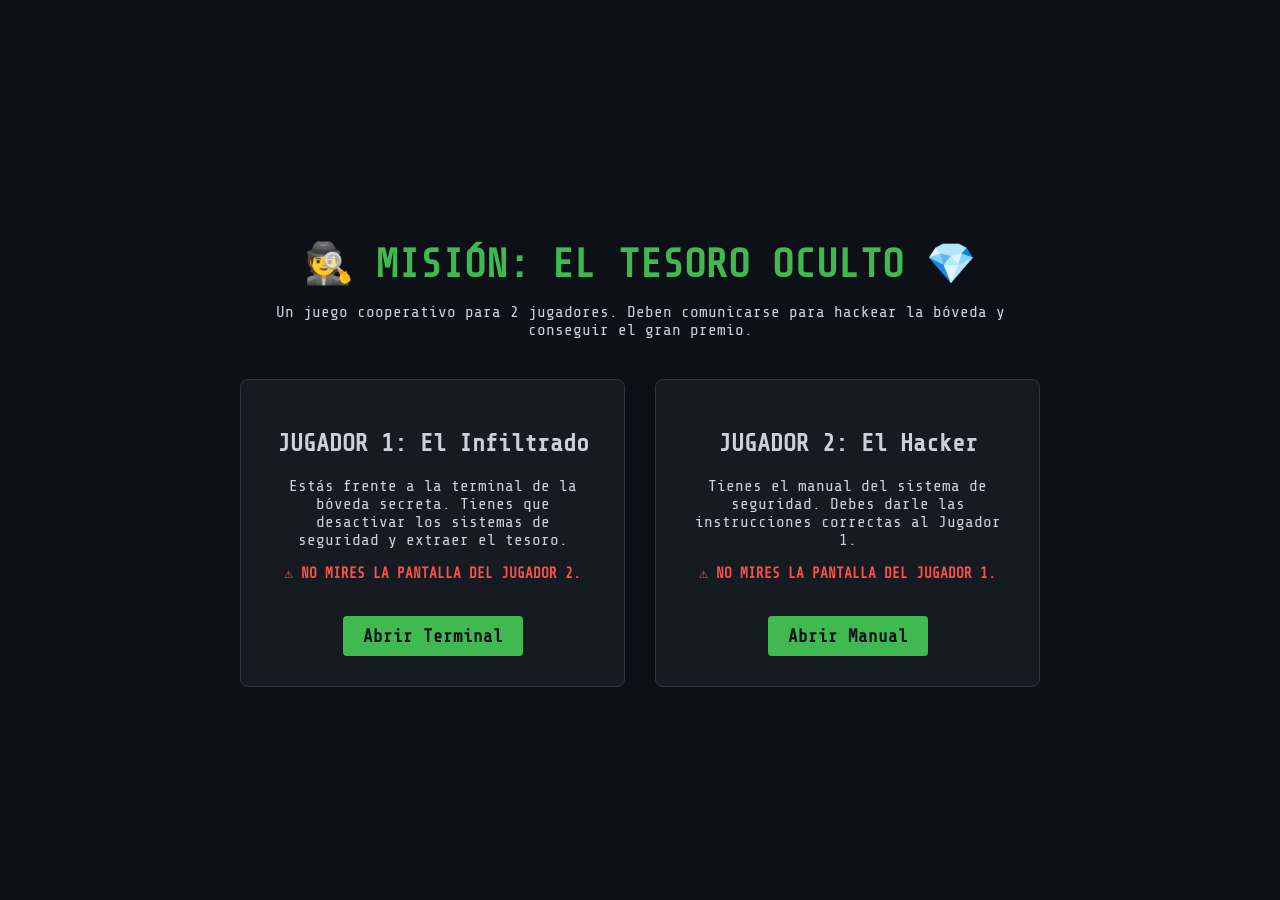
<file: index.html>
<!DOCTYPE html>
<html lang="es">
<head>
    <meta charset="UTF-8">
    <meta name="viewport" content="width=device-width, initial-scale=1.0">
    <title>Misión: El Tesoro Oculto</title>
    <link rel="stylesheet" href="style.css">
</head>
<body class="home-body">
    <div class="home-container">
        <h1>🕵️ MISIÓN: EL TESORO OCULTO 💎</h1>
        <p>Un juego cooperativo para 2 jugadores. Deben comunicarse para hackear la bóveda y conseguir el gran premio.</p>
        <div class="role-selection">
            <div class="role-card">
                <h2>JUGADOR 1: El Infiltrado</h2>
                <p>Estás frente a la terminal de la bóveda secreta. Tienes que desactivar los sistemas de seguridad y extraer el tesoro.</p>
                <p class="warning">⚠️ NO MIRES LA PANTALLA DEL JUGADOR 2.</p>
                <a href="terminal.html" class="btn">Abrir Terminal</a>
            </div>
            <div class="role-card">
                <h2>JUGADOR 2: El Hacker</h2>
                <p>Tienes el manual del sistema de seguridad. Debes darle las instrucciones correctas al Jugador 1.</p>
                <p class="warning">⚠️ NO MIRES LA PANTALLA DEL JUGADOR 1.</p>
                <a href="manual.html" class="btn" target="_blank">Abrir Manual</a>
            </div>
        </div>
    </div>
</body>
</html>
</file>
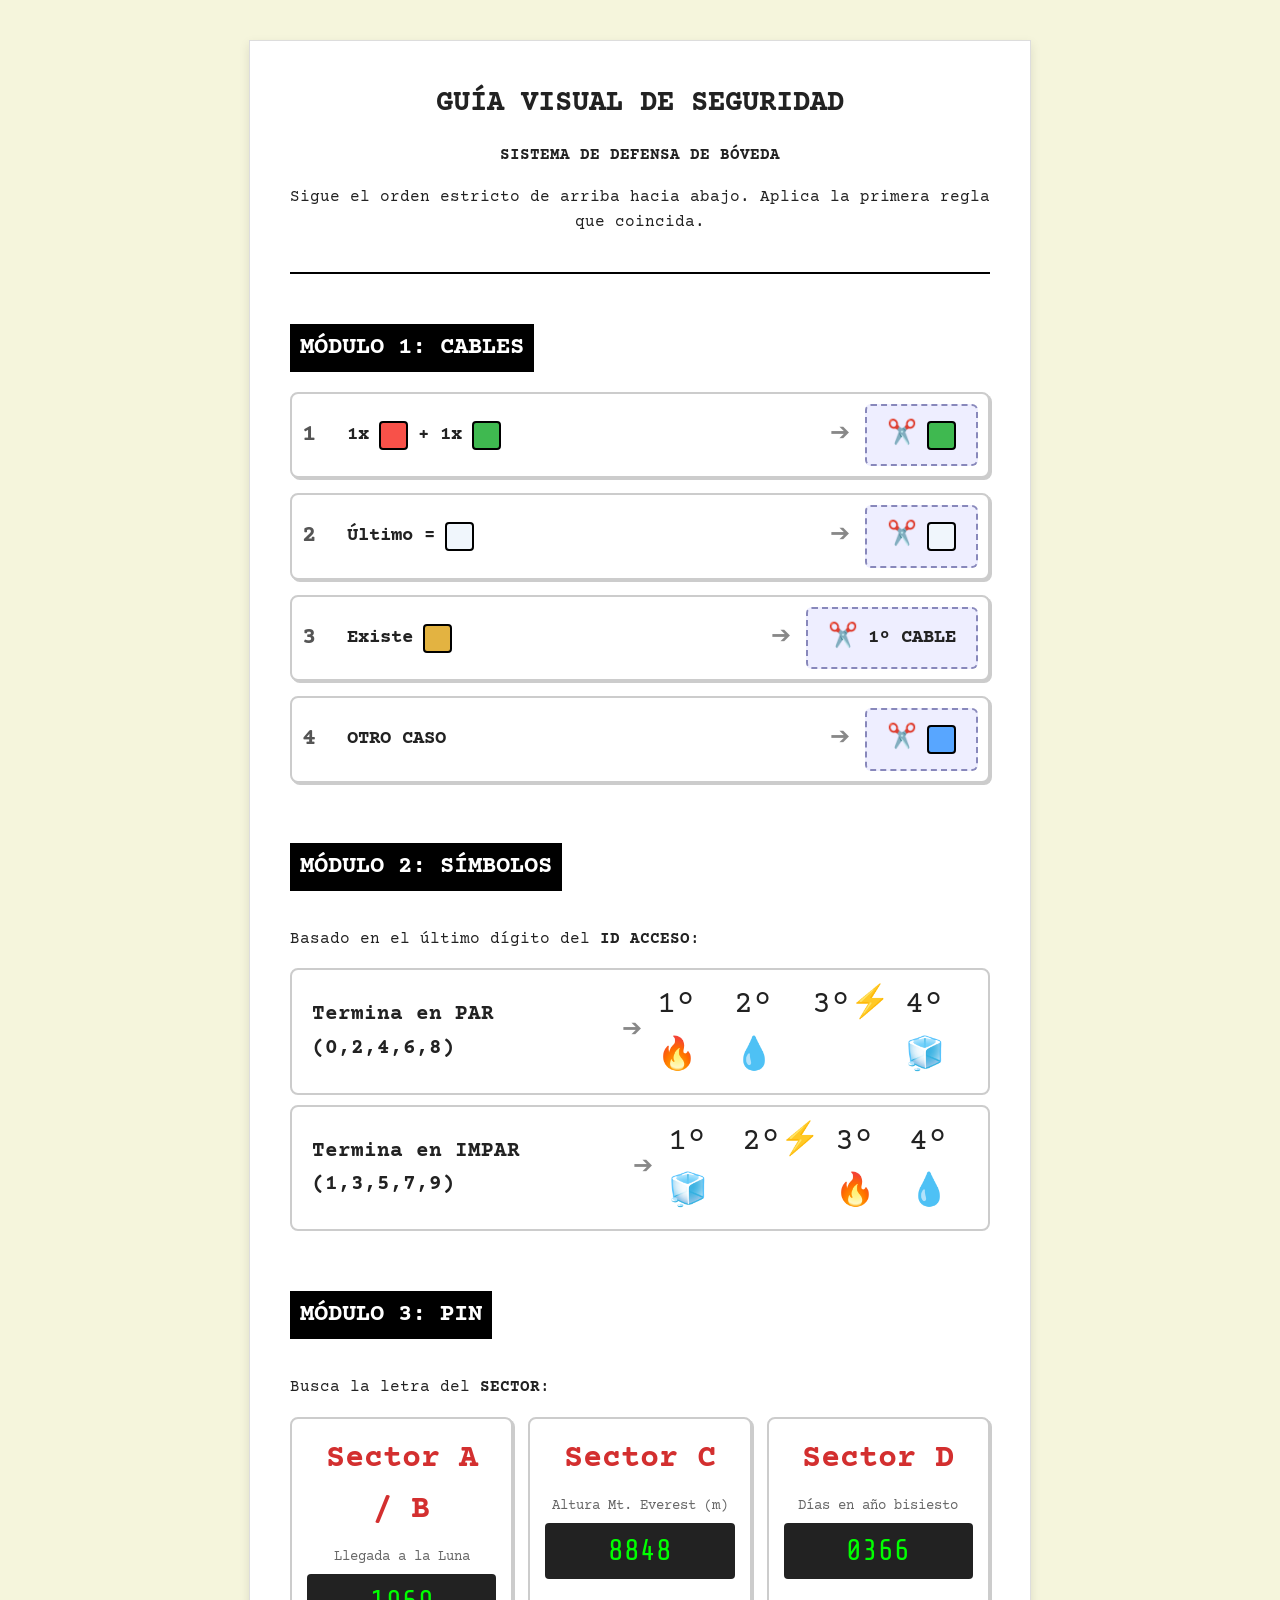
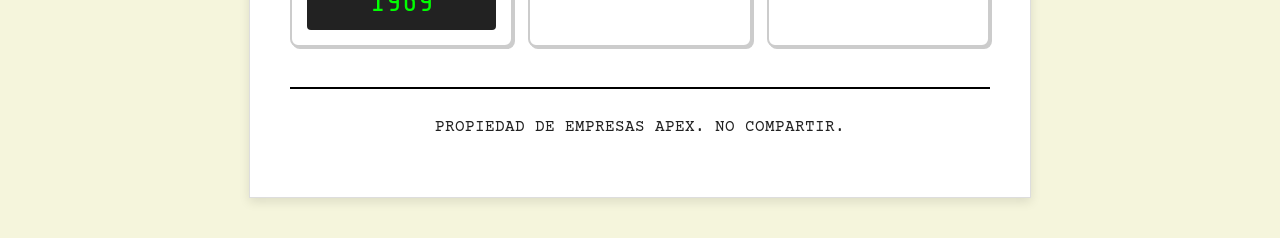
<file: manual.html>
<!DOCTYPE html>
<html lang="es">
<head>
    <meta charset="UTF-8">
    <meta name="viewport" content="width=device-width, initial-scale=1.0">
    <title>Manual de Seguridad - Bóveda</title>
    <link rel="stylesheet" href="style.css">
    <style>
        /* Additional visual styles for the graphical manual */
        .visual-rule {
            display: flex;
            align-items: center;
            background: #fff;
            border: 2px solid #ccc;
            border-radius: 8px;
            margin-bottom: 15px;
            padding: 10px;
            box-shadow: 2px 2px 0px #ccc;
        }
        .visual-rule:last-child {
            margin-bottom: 0;
        }
        .rule-number {
            font-size: 1.5rem;
            font-weight: bold;
            color: #555;
            margin-right: 15px;
            min-width: 30px;
        }
        .rule-condition {
            flex: 1;
            display: flex;
            align-items: center;
            gap: 10px;
            font-size: 1.2rem;
            font-weight: bold;
        }
        .rule-action {
            display: flex;
            align-items: center;
            gap: 10px;
            font-size: 1.2rem;
            font-weight: bold;
            background: #eef;
            padding: 10px 20px;
            border-radius: 6px;
            border: 2px dashed #88b;
        }
        .color-box {
            display: inline-block;
            width: 25px;
            height: 25px;
            border: 2px solid #000;
            border-radius: 4px;
        }
        .color-red { background-color: #f85149; }
        .color-green { background-color: #3fb950; }
        .color-white { background-color: #f0f6fc; }
        .color-yellow { background-color: #e3b341; }
        .color-blue { background-color: #58a6ff; }
        
        .arrow {
            font-size: 1.5rem;
            margin: 0 15px;
            color: #888;
        }
        
        .cut-icon {
            font-size: 1.5rem;
        }

        .seq-row {
            display: flex;
            align-items: center;
            justify-content: space-between;
            background: #fff;
            border: 2px solid #ccc;
            border-radius: 8px;
            margin-bottom: 10px;
            padding: 10px 20px;
        }
        
        .seq-cond {
            font-size: 1.3rem;
            font-weight: bold;
        }
        
        .seq-symbols {
            display: flex;
            gap: 15px;
            font-size: 2rem;
        }

        .code-grid {
            display: grid;
            grid-template-columns: repeat(3, 1fr);
            gap: 15px;
        }
        
        .code-card {
            background: #fff;
            border: 2px solid #ccc;
            border-radius: 8px;
            padding: 15px;
            text-align: center;
            box-shadow: 2px 2px 0px #ccc;
        }
        .code-gate {
            font-size: 2rem;
            font-weight: bold;
            color: #d32f2f;
            margin-bottom: 10px;
        }
        .code-pin {
            font-size: 1.8rem;
            background: #222;
            color: #0f0;
            padding: 5px;
            border-radius: 4px;
            font-family: 'Share Tech Mono', monospace;
        }
    </style>
</head>
<body class="manual-body">
    <div class="manual-container">
        <header>
            <h1>GUÍA VISUAL DE SEGURIDAD</h1>
            <p><strong>SISTEMA DE DEFENSA DE BÓVEDA</strong></p>
            <p>Sigue el orden estricto de arriba hacia abajo. Aplica la primera regla que coincida.</p>
        </header>

        <section class="module">
            <h2>MÓDULO 1: CABLES</h2>
            
            <div class="visual-rule">
                <div class="rule-number">1</div>
                <div class="rule-condition">
                    1x <span class="color-box color-red"></span> + 1x <span class="color-box color-green"></span>
                </div>
                <div class="arrow">➔</div>
                <div class="rule-action">
                    <span class="cut-icon">✂️</span> <span class="color-box color-green"></span>
                </div>
            </div>

            <div class="visual-rule">
                <div class="rule-number">2</div>
                <div class="rule-condition">
                    Último = <span class="color-box color-white"></span>
                </div>
                <div class="arrow">➔</div>
                <div class="rule-action">
                    <span class="cut-icon">✂️</span> <span class="color-box color-white"></span>
                </div>
            </div>

            <div class="visual-rule">
                <div class="rule-number">3</div>
                <div class="rule-condition">
                    Existe <span class="color-box color-yellow"></span>
                </div>
                <div class="arrow">➔</div>
                <div class="rule-action">
                    <span class="cut-icon">✂️</span> 1º CABLE
                </div>
            </div>

            <div class="visual-rule">
                <div class="rule-number">4</div>
                <div class="rule-condition">
                    OTRO CASO
                </div>
                <div class="arrow">➔</div>
                <div class="rule-action">
                    <span class="cut-icon">✂️</span> <span class="color-box color-blue"></span>
                </div>
            </div>
        </section>

        <section class="module">
            <h2>MÓDULO 2: SÍMBOLOS</h2>
            <p>Basado en el último dígito del <strong>ID ACCESO</strong>:</p>
            
            <div class="seq-row">
                <div class="seq-cond">Termina en PAR (0,2,4,6,8)</div>
                <div class="arrow">➔</div>
                <div class="seq-symbols">
                    <span>1º🔥</span> <span>2º💧</span> <span>3º⚡</span> <span>4º🧊</span>
                </div>
            </div>

            <div class="seq-row">
                <div class="seq-cond">Termina en IMPAR (1,3,5,7,9)</div>
                <div class="arrow">➔</div>
                <div class="seq-symbols">
                    <span>1º🧊</span> <span>2º⚡</span> <span>3º🔥</span> <span>4º💧</span>
                </div>
            </div>
        </section>

        <section class="module">
            <h2>MÓDULO 3: PIN</h2>
            <p>Busca la letra del <strong>SECTOR</strong>:</p>
            
            <div class="code-grid">
                <div class="code-card">
                    <div class="code-gate">Sector A / B</div>
                    <div style="font-size: 0.9rem; color: #666; margin-bottom: 5px;">Llegada a la Luna</div>
                    <div class="code-pin">1969</div>
                </div>
                <div class="code-card">
                    <div class="code-gate">Sector C</div>
                    <div style="font-size: 0.9rem; color: #666; margin-bottom: 5px;">Altura Mt. Everest (m)</div>
                    <div class="code-pin">8848</div>
                </div>
                <div class="code-card">
                    <div class="code-gate">Sector D</div>
                    <div style="font-size: 0.9rem; color: #666; margin-bottom: 5px;">Días en año bisiesto</div>
                    <div class="code-pin">0366</div>
                </div>
            </div>
        </section>
        
        <footer style="text-align: center; margin-top: 30px; border-top: 2px solid #000; padding-top: 10px;">
            <p>PROPIEDAD DE EMPRESAS APEX. NO COMPARTIR.</p>
        </footer>
    </div>
</body>
</html>
</file>
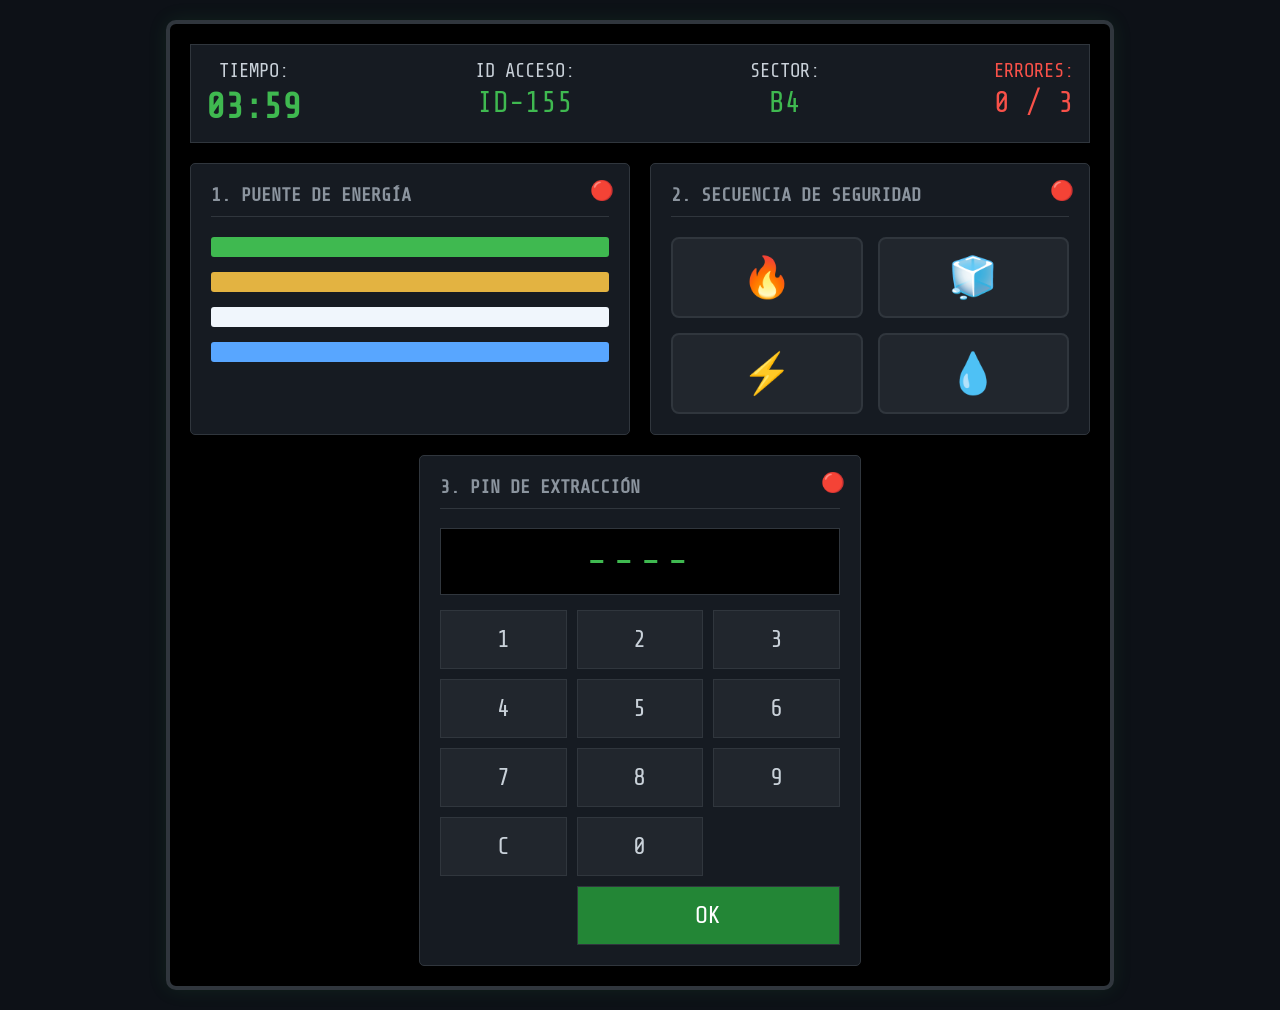
<file: terminal.html>
<!DOCTYPE html>
<html lang="es">
<head>
    <meta charset="UTF-8">
    <meta name="viewport" content="width=device-width, initial-scale=1.0">
    <title>Terminal de Bóveda</title>
    <link rel="stylesheet" href="style.css">
</head>
<body class="terminal-body">
    <div id="game-over-screen" class="hidden">
        <h1 id="game-over-title">ALARMA ACTIVADA</h1>
        <p id="game-over-msg">Has fallado. La bóveda se ha sellado para siempre.</p>
        <button onclick="location.reload()" class="btn">Reintentar</button>
    </div>

    <div class="terminal-container">
        <div class="header-info">
            <div class="info-block">
                <span>TIEMPO:</span>
                <span id="timer" class="digital-text timer">04:00</span>
            </div>
            <div class="info-block">
                <span>ID ACCESO:</span>
                <span id="access-id" class="digital-text">ID-000</span>
            </div>
            <div class="info-block">
                <span>SECTOR:</span>
                <span id="sector-id" class="digital-text">XX</span>
            </div>
            <div class="info-block error-block">
                <span>ERRORES:</span>
                <span id="strikes" class="digital-text strikes">0 / 3</span>
            </div>
        </div>

        <div class="modules-grid">
            <!-- Modulo 1: Cables -->
            <div class="module-box" id="module-wires">
                <div class="module-status" id="status-wires">🔴</div>
                <h3>1. PUENTE DE ENERGÍA</h3>
                <div class="wires-container" id="wires-container">
                    <!-- Wires injected by JS -->
                </div>
            </div>

            <!-- Modulo 2: Simbolos -->
            <div class="module-box" id="module-symbols">
                <div class="module-status" id="status-symbols">🔴</div>
                <h3>2. SECUENCIA DE SEGURIDAD</h3>
                <div class="symbols-container" id="symbols-container">
                    <!-- Symbols injected by JS -->
                </div>
            </div>

            <!-- Modulo 3: Codigo -->
            <div class="module-box" id="module-keypad">
                <div class="module-status" id="status-keypad">🔴</div>
                <h3>3. PIN DE EXTRACCIÓN</h3>
                <div class="keypad-display" id="keypad-display">----</div>
                <div class="keypad-grid">
                    <button class="keypad-btn" onclick="pressKey('1')">1</button>
                    <button class="keypad-btn" onclick="pressKey('2')">2</button>
                    <button class="keypad-btn" onclick="pressKey('3')">3</button>
                    <button class="keypad-btn" onclick="pressKey('4')">4</button>
                    <button class="keypad-btn" onclick="pressKey('5')">5</button>
                    <button class="keypad-btn" onclick="pressKey('6')">6</button>
                    <button class="keypad-btn" onclick="pressKey('7')">7</button>
                    <button class="keypad-btn" onclick="pressKey('8')">8</button>
                    <button class="keypad-btn" onclick="pressKey('9')">9</button>
                    <button class="keypad-btn" onclick="pressKey('C')">C</button>
                    <button class="keypad-btn" onclick="pressKey('0')">0</button>
                    <button class="keypad-btn btn-enter" onclick="submitCode()">OK</button>
                </div>
            </div>
        </div>
    </div>
    <script src="game.js"></script>
</body>
</html>
</file>
<file: style.css>
@import url('https://fonts.googleapis.com/css2?family=Share+Tech+Mono&family=Courier+Prime:wght@400;700&display=swap');

:root {
    --term-bg: #0d1117;
    --term-green: #3fb950;
    --term-red: #f85149;
    --term-text: #c9d1d9;
    --term-panel: #161b22;
    --manual-bg: #f5f5dc;
    --manual-text: #222;
}

body {
    margin: 0;
    padding: 0;
    box-sizing: border-box;
}

/* --- HOME PAGE --- */
.home-body {
    background-color: var(--term-bg);
    color: var(--term-text);
    font-family: 'Share Tech Mono', monospace;
    display: flex;
    flex-direction: column;
    justify-content: center;
    min-height: 100vh;
    text-align: center;
}

.home-container {
    max-width: 800px;
    padding: 20px;
    margin: auto;
}

.home-container h1 {
    font-size: 2.5rem;
    color: var(--term-green);
    margin-bottom: 10px;
}

.role-selection {
    display: flex;
    gap: 30px;
    margin-top: 40px;
}

.role-card {
    background-color: var(--term-panel);
    padding: 30px;
    border: 1px solid #30363d;
    border-radius: 8px;
    flex: 1;
}

.warning {
    color: var(--term-red);
    font-weight: bold;
    font-size: 0.9rem;
}

.btn {
    display: inline-block;
    margin-top: 20px;
    padding: 10px 20px;
    background-color: var(--term-green);
    color: var(--term-bg);
    text-decoration: none;
    font-weight: bold;
    border-radius: 4px;
    border: none;
    cursor: pointer;
    font-family: 'Share Tech Mono', monospace;
    font-size: 1.1rem;
    transition: transform 0.1s;
}

.btn:active {
    transform: scale(0.95);
}

/* --- MANUAL PAGE --- */
.manual-body {
    background-color: var(--manual-bg);
    color: var(--manual-text);
    font-family: 'Courier Prime', monospace;
    padding: 40px 20px;
    line-height: 1.6;
}

.manual-container {
    max-width: 700px;
    margin: 0 auto;
    background-color: #fff;
    padding: 40px;
    box-shadow: 0 4px 10px rgba(0,0,0,0.1);
    border: 1px solid #ddd;
}

.manual-container header {
    text-align: center;
    border-bottom: 2px solid #000;
    padding-bottom: 20px;
    margin-bottom: 30px;
}

.manual-container h1 {
    font-size: 1.8rem;
    margin: 0;
}

.module {
    margin-bottom: 40px;
}

.module h2 {
    background-color: #000;
    color: #fff;
    padding: 5px 10px;
    display: inline-block;
}

.manual-table {
    width: 100%;
    border-collapse: collapse;
    margin-top: 15px;
}

.manual-table th, .manual-table td {
    border: 1px solid #000;
    padding: 10px;
    text-align: left;
}

.manual-table th {
    background-color: #eee;
}

/* --- TERMINAL PAGE --- */
.terminal-body {
    background-color: var(--term-bg);
    color: var(--term-text);
    font-family: 'Share Tech Mono', monospace;
    padding: 20px;
    min-height: 100vh;
    display: flex;
    flex-direction: column;
    justify-content: center;
}

.terminal-container {
    width: 100%;
    max-width: 900px;
    margin: auto;
    background-color: #000;
    border: 4px solid #30363d;
    border-radius: 10px;
    padding: 20px;
    box-shadow: 0 0 20px rgba(63, 185, 80, 0.1);
}

.header-info {
    display: flex;
    justify-content: space-between;
    background-color: var(--term-panel);
    padding: 15px;
    border: 1px solid #30363d;
    margin-bottom: 20px;
    font-size: 1.2rem;
}

.info-block {
    display: flex;
    flex-direction: column;
    align-items: center;
}

.digital-text {
    font-size: 1.8rem;
    color: var(--term-green);
    margin-top: 5px;
}

.error-block {
    color: var(--term-red);
}

.strikes {
    color: var(--term-red);
}

.timer {
    font-size: 2.2rem;
    font-weight: bold;
}

.modules-grid {
    display: grid;
    grid-template-columns: 1fr 1fr;
    gap: 20px;
}

#module-keypad {
    grid-column: 1 / -1;
    max-width: 400px;
    margin: 0 auto;
    width: 100%;
}

.module-box {
    background-color: var(--term-panel);
    border: 1px solid #30363d;
    padding: 20px;
    position: relative;
    border-radius: 5px;
}

.module-box h3 {
    margin-top: 0;
    border-bottom: 1px solid #30363d;
    padding-bottom: 10px;
    color: #8b949e;
}

.module-status {
    position: absolute;
    top: 15px;
    right: 15px;
    font-size: 1.2rem;
}

/* Wires Module */
.wires-container {
    display: flex;
    flex-direction: column;
    gap: 15px;
    margin-top: 20px;
}

.wire-row {
    display: flex;
    align-items: center;
    cursor: pointer;
}

.wire-block {
    height: 20px;
    flex: 1;
    border-radius: 3px;
    transition: opacity 0.2s;
}

.wire-cut {
    opacity: 0.2;
    pointer-events: none;
}

/* Symbols Module */
.symbols-container {
    display: grid;
    grid-template-columns: 1fr 1fr;
    gap: 15px;
    margin-top: 20px;
}

.symbol-btn {
    background-color: #21262d;
    border: 2px solid #30363d;
    color: white;
    font-size: 2.5rem;
    padding: 15px;
    border-radius: 8px;
    cursor: pointer;
    transition: background-color 0.2s;
}

.symbol-btn:active {
    background-color: #30363d;
}

.symbol-btn.pressed {
    background-color: var(--term-green);
    border-color: var(--term-green);
    pointer-events: none;
}

/* Keypad Module */
.keypad-display {
    background-color: #000;
    color: var(--term-green);
    font-size: 2.5rem;
    text-align: center;
    padding: 10px;
    margin-bottom: 15px;
    letter-spacing: 5px;
    border: 1px solid #30363d;
}

.keypad-grid {
    display: grid;
    grid-template-columns: repeat(3, 1fr);
    gap: 10px;
}

.keypad-btn {
    background-color: #21262d;
    border: 1px solid #30363d;
    color: var(--term-text);
    font-size: 1.5rem;
    padding: 15px;
    cursor: pointer;
    font-family: 'Share Tech Mono', monospace;
}

.keypad-btn:active {
    background-color: #30363d;
}

.btn-enter {
    grid-column: 2 / -1;
    background-color: #238636;
    color: white;
}

.btn-enter:active {
    background-color: #2ea043;
}

/* Overlays */
#game-over-screen {
    position: absolute;
    top: 0; left: 0; right: 0; bottom: 0;
    background-color: rgba(0,0,0,0.9);
    display: flex;
    flex-direction: column;
    justify-content: center;
    align-items: center;
    z-index: 100;
}

#game-over-screen.hidden {
    display: none;
}

#game-over-title {
    font-size: 4rem;
    color: var(--term-red);
    margin-bottom: 10px;
}

.win-title {
    color: var(--term-green) !important;
}
/* --- RESPONSIVE DESIGN --- */
@media (max-width: 768px) {
    .role-selection {
        flex-direction: column;
        gap: 15px;
    }
    
    .home-container h1 {
        font-size: 2rem;
    }
    
    .header-info {
        flex-wrap: wrap;
        gap: 15px;
        justify-content: center;
        text-align: center;
    }

    .info-block {
        flex: 1 1 40%;
    }

    .digital-text {
        font-size: 1.5rem;
    }

    .timer {
        font-size: 1.8rem;
    }

    .modules-grid {
        grid-template-columns: 1fr;
    }

    .terminal-container {
        padding: 15px;
        border-width: 2px;
    }

    .symbol-btn {
        font-size: 2rem;
        padding: 10px;
    }

    .keypad-display {
        font-size: 2rem;
    }

    .keypad-btn {
        font-size: 1.2rem;
        padding: 10px;
    }

    #game-over-title {
        font-size: 2.5rem;
        text-align: center;
    }

    #game-over-msg {
        text-align: center;
        padding: 0 20px;
    }
}
</file>
